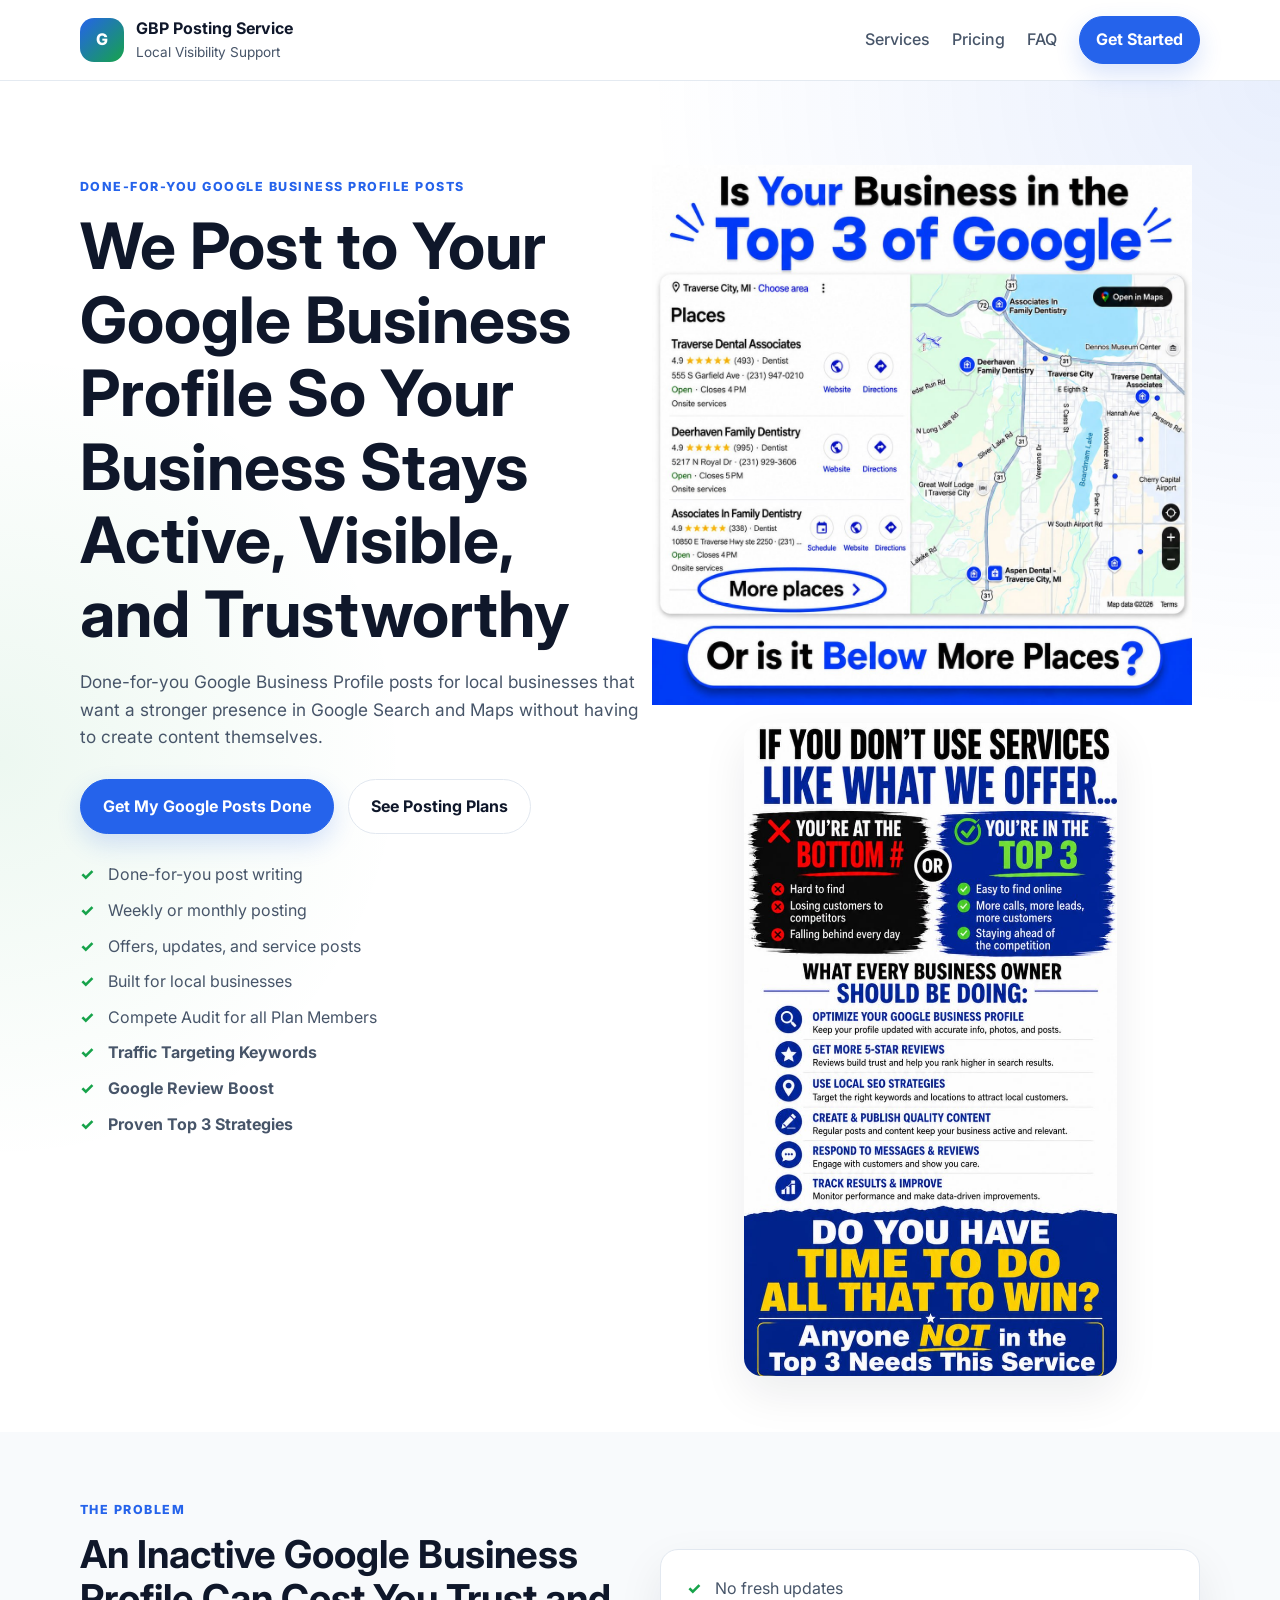
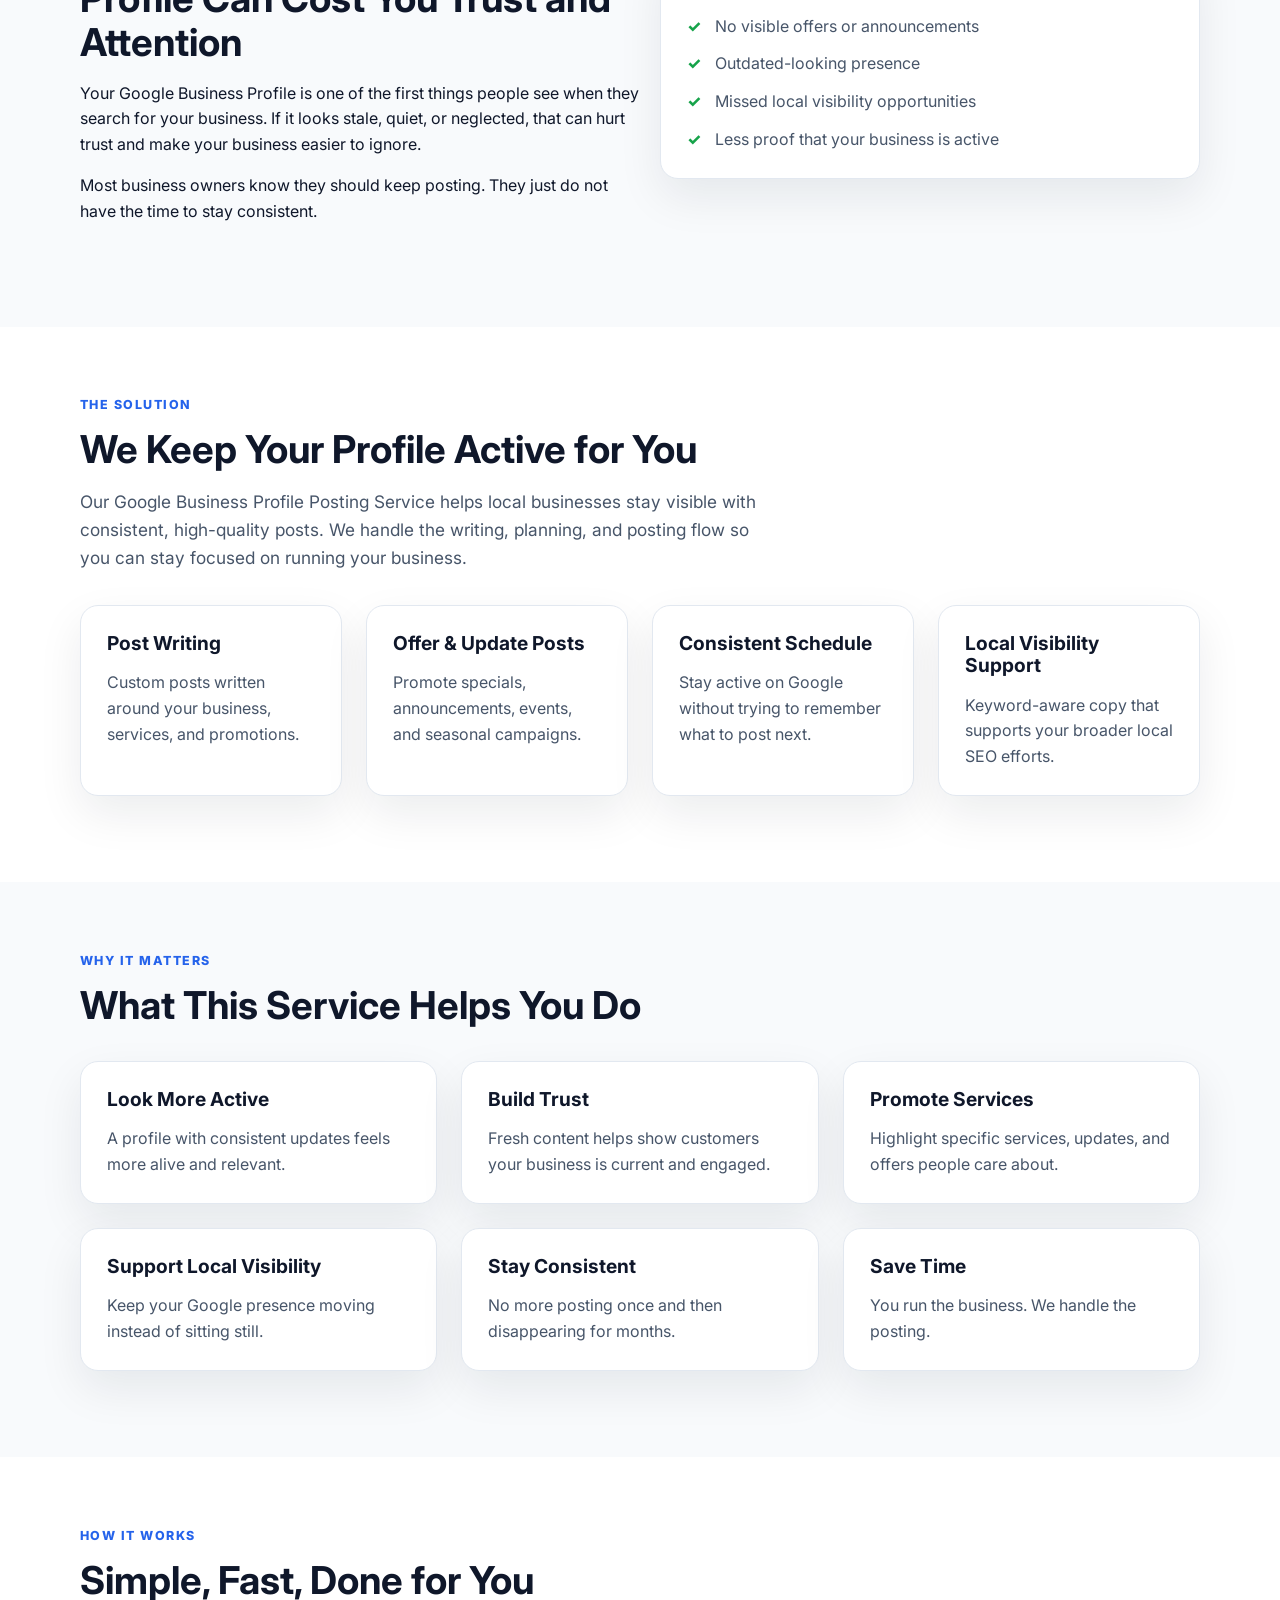
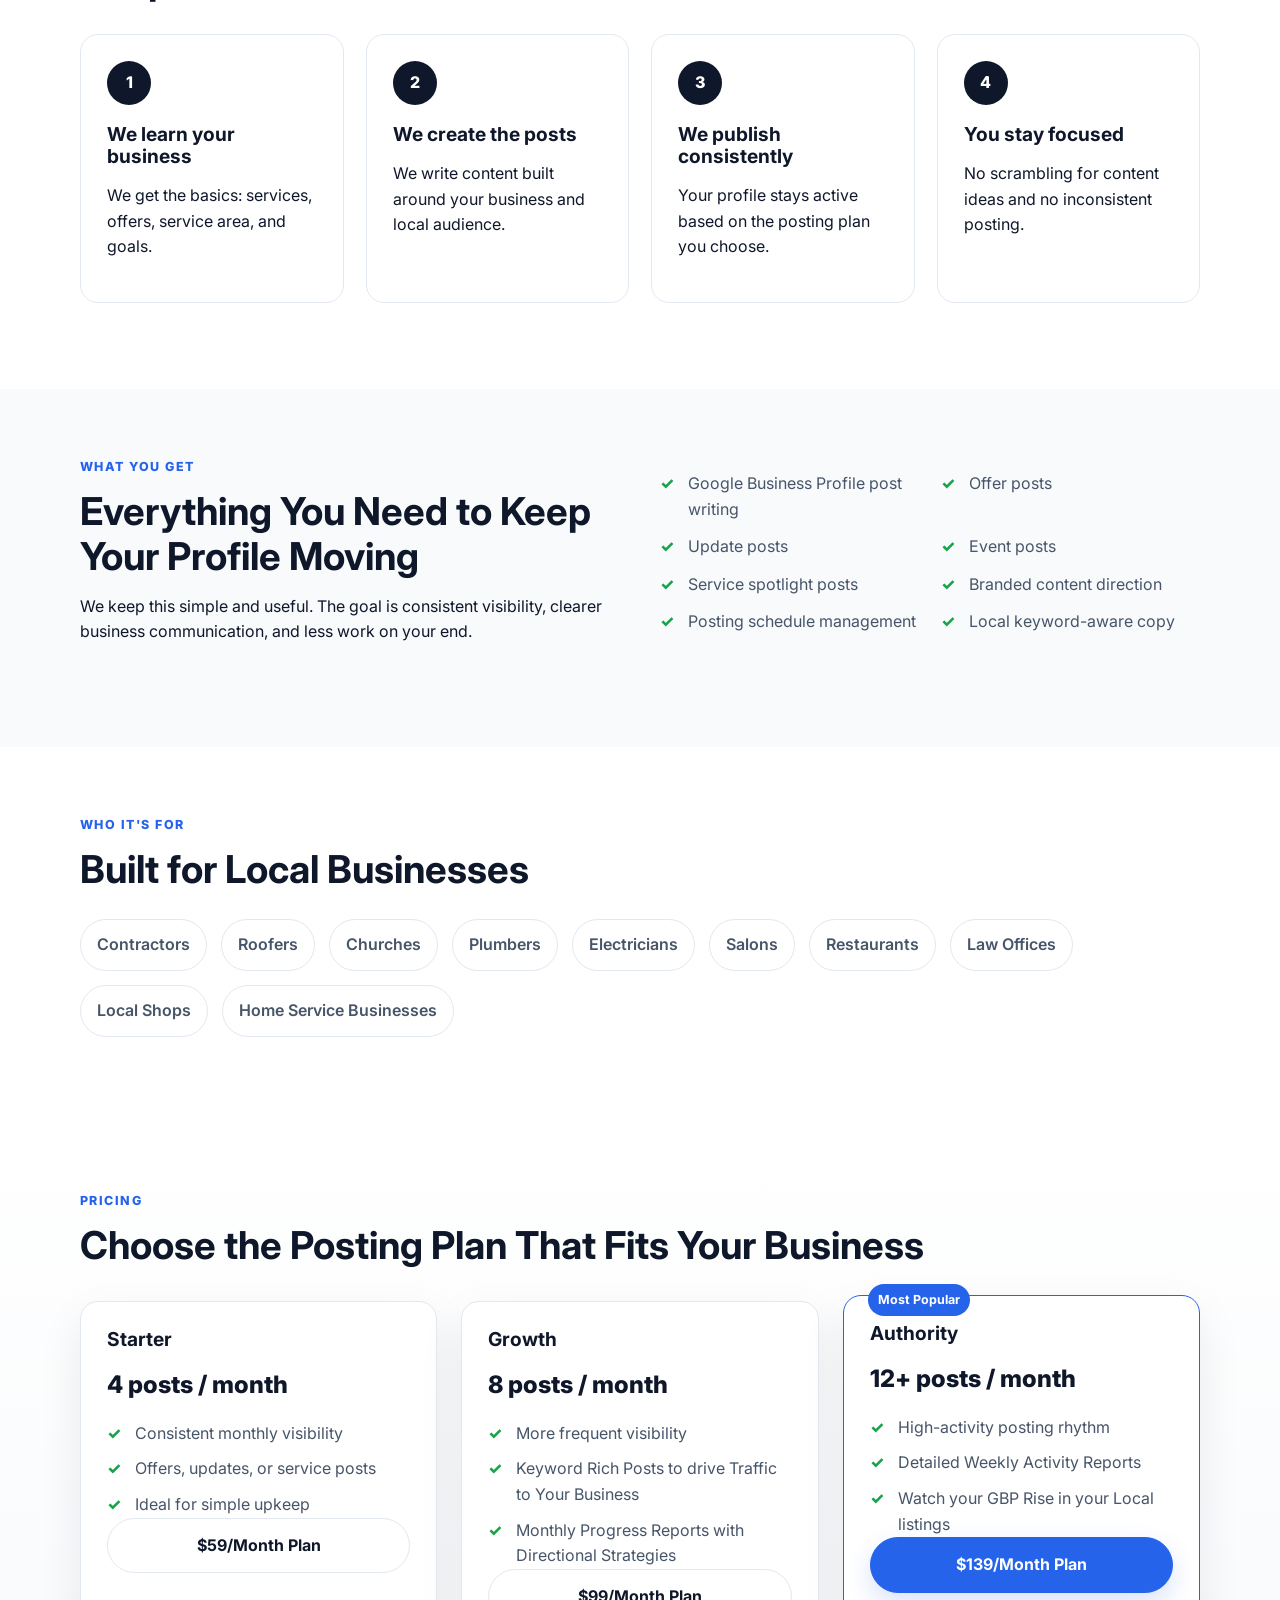
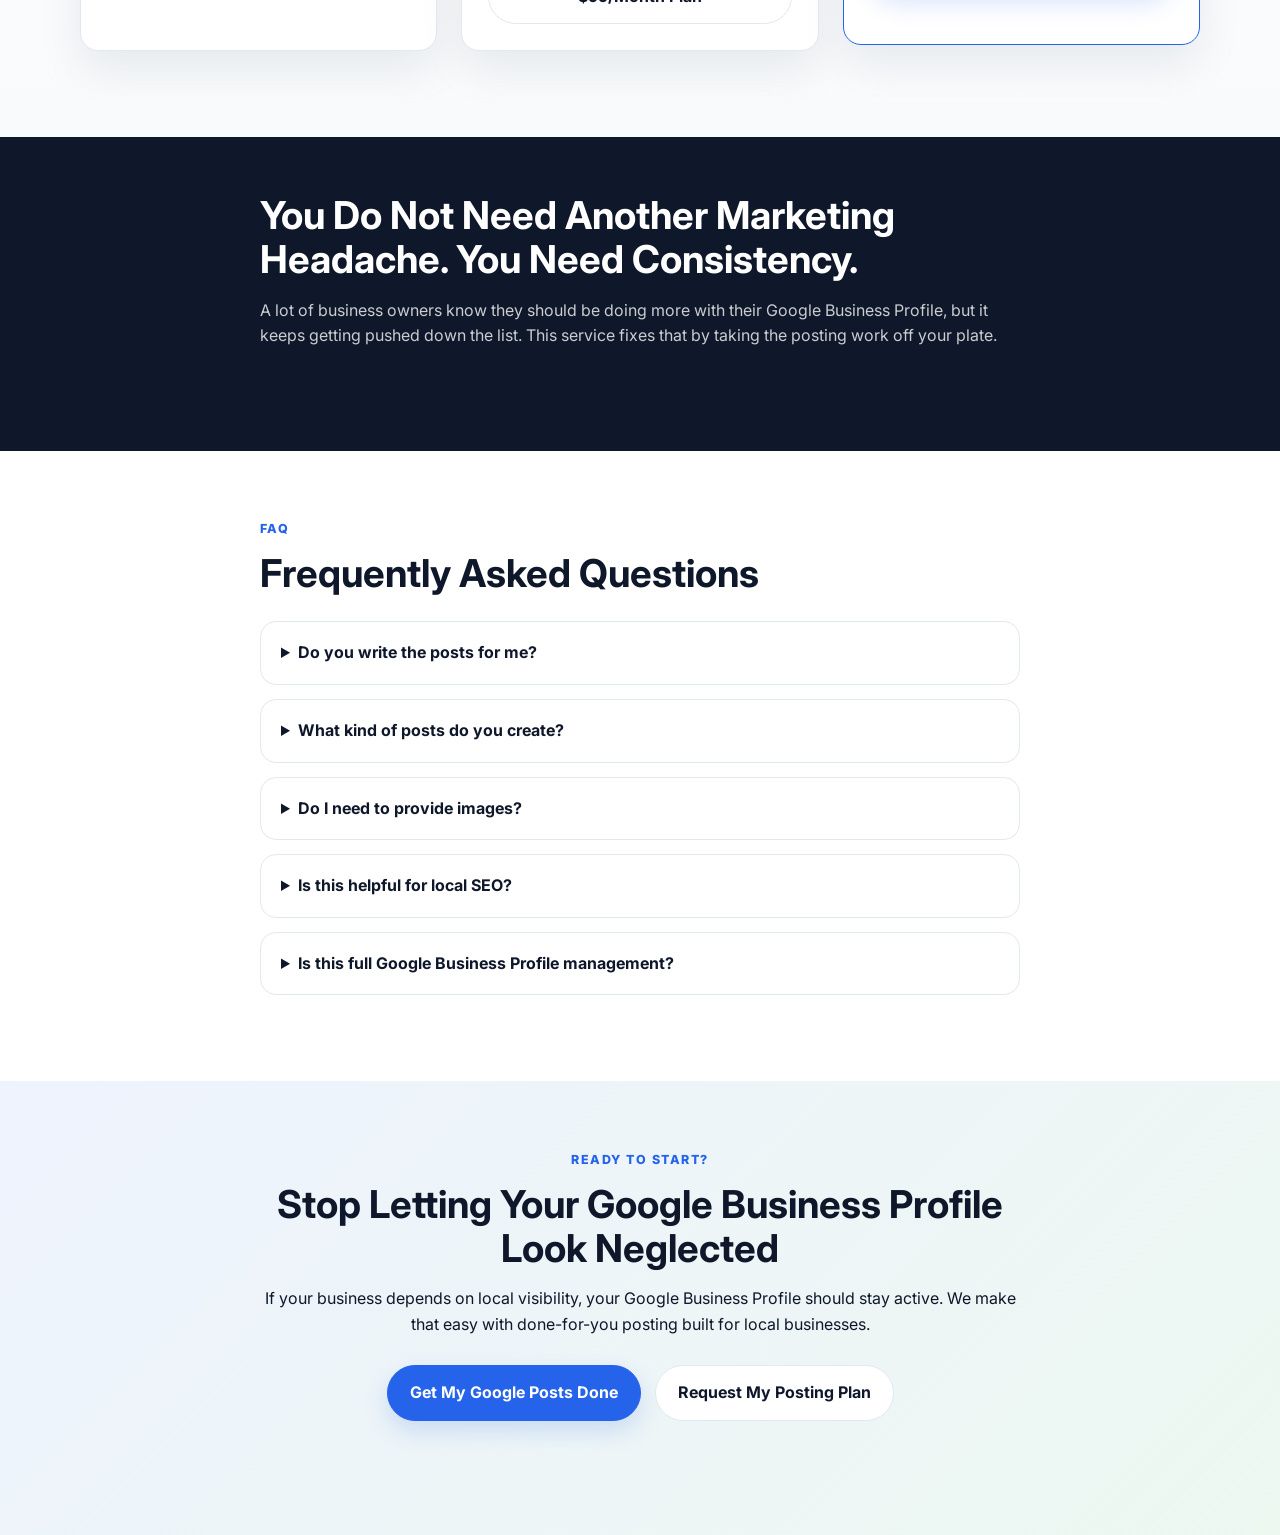
<file: index.html>
<!DOCTYPE html>
<html lang="en">
<head>
  <meta charset="UTF-8" />
  <meta name="viewport" content="width=device-width, initial-scale=1.0" />
  <title>Google Business Profile Posting Service for Local Businesses</title>
  <meta name="description" content="Done-for-you Google Business Profile posting service for local businesses that want a stronger presence in Google Search and Maps." />
  <link rel="preconnect" href="https://fonts.googleapis.com">
  <link rel="preconnect" href="https://fonts.gstatic.com" crossorigin>
  <link href="https://fonts.googleapis.com/css2?family=Inter:wght@400;500;600;700;800&display=swap" rel="stylesheet">
  <link rel="stylesheet" href="styles.css" />
</head>
<body>
  <header class="site-header">
    <div class="container nav">
      <div class="brand">
        <div class="brand-mark">G</div>
        <div>
          <strong>GBP Posting Service</strong>
          <span>Local Visibility Support</span>
        </div>
      </div>
      <nav>
        <a href="#services">Services</a>
        <a href="#pricing">Pricing</a>
        <a href="#faq">FAQ</a>
        <a href="contact.html" class="btn btn-small">Get Started</a>
      </nav>
    </div>
  </header>

  <main>
    <section class="hero">
      <div class="container hero-grid">
        <div>
          <p class="eyebrow">DONE-FOR-YOU GOOGLE BUSINESS PROFILE POSTS</p>
          <h1>We Post to Your Google Business Profile So Your Business Stays Active, Visible, and Trustworthy</h1>
          <p class="lead">Done-for-you Google Business Profile posts for local businesses that want a stronger presence in Google Search and Maps without having to create content themselves.</p>
          <div class="hero-actions">
            <a href="contact.html" class="btn">Get My Google Posts Done</a>
            <a href="#pricing" class="btn btn-secondary">See Posting Plans</a>
          </div>
          <ul class="check-list compact">
            <li>Done-for-you post writing</li>
            <li>Weekly or monthly posting</li>
            <li>Offers, updates, and service posts</li>
            <li>Built for local businesses</li>
            <li>Compete Audit for all Plan Members</li>
            <li><strong>Traffic Targeting Keywords</strong></li>
            <li><strong>Google Review Boost</strong></li>
            <li><strong>Proven Top 3 Strategies</strong></li>
          </ul>
        </div>
        <div class="hero-visual-stack">
          <div class="hero-card hero-image-card">
            <img src="assets/hero-image-v4.jpg" alt="Google Business Profile Posting Service" class="hero-image" />
          </div>
          <div class="hero-support-wrap">
            <img src="assets/hero-support-image-v2.jpg" alt="Google Business Profile support visual" class="hero-support-image" />
          </div>
        </div>
      </div>
    </section>

    <section class="section muted">
      <div class="container two-col">
        <div>
          <p class="eyebrow">THE PROBLEM</p>
          <h2>An Inactive Google Business Profile Can Cost You Trust and Attention</h2>
          <p>Your Google Business Profile is one of the first things people see when they search for your business. If it looks stale, quiet, or neglected, that can hurt trust and make your business easier to ignore.</p>
          <p>Most business owners know they should keep posting. They just do not have the time to stay consistent.</p>
        </div>
        <div class="card">
          <ul class="check-list">
            <li>No fresh updates</li>
            <li>No visible offers or announcements</li>
            <li>Outdated-looking presence</li>
            <li>Missed local visibility opportunities</li>
            <li>Less proof that your business is active</li>
          </ul>
        </div>
      </div>
    </section>

    <section id="services" class="section">
      <div class="container">
        <p class="eyebrow">THE SOLUTION</p>
        <h2>We Keep Your Profile Active for You</h2>
        <p class="section-intro">Our Google Business Profile Posting Service helps local businesses stay visible with consistent, high-quality posts. We handle the writing, planning, and posting flow so you can stay focused on running your business.</p>
        <div class="card-grid four">
          <article class="card feature-card">
            <h3>Post Writing</h3>
            <p>Custom posts written around your business, services, and promotions.</p>
          </article>
          <article class="card feature-card">
            <h3>Offer & Update Posts</h3>
            <p>Promote specials, announcements, events, and seasonal campaigns.</p>
          </article>
          <article class="card feature-card">
            <h3>Consistent Schedule</h3>
            <p>Stay active on Google without trying to remember what to post next.</p>
          </article>
          <article class="card feature-card">
            <h3>Local Visibility Support</h3>
            <p>Keyword-aware copy that supports your broader local SEO efforts.</p>
          </article>
        </div>
      </div>
    </section>

    <section class="section muted">
      <div class="container">
        <p class="eyebrow">WHY IT MATTERS</p>
        <h2>What This Service Helps You Do</h2>
        <div class="card-grid three">
          <article class="card"><h3>Look More Active</h3><p>A profile with consistent updates feels more alive and relevant.</p></article>
          <article class="card"><h3>Build Trust</h3><p>Fresh content helps show customers your business is current and engaged.</p></article>
          <article class="card"><h3>Promote Services</h3><p>Highlight specific services, updates, and offers people care about.</p></article>
          <article class="card"><h3>Support Local Visibility</h3><p>Keep your Google presence moving instead of sitting still.</p></article>
          <article class="card"><h3>Stay Consistent</h3><p>No more posting once and then disappearing for months.</p></article>
          <article class="card"><h3>Save Time</h3><p>You run the business. We handle the posting.</p></article>
        </div>
      </div>
    </section>

    <section class="section">
      <div class="container">
        <p class="eyebrow">HOW IT WORKS</p>
        <h2>Simple, Fast, Done for You</h2>
        <div class="steps">
          <div class="step"><span>1</span><h3>We learn your business</h3><p>We get the basics: services, offers, service area, and goals.</p></div>
          <div class="step"><span>2</span><h3>We create the posts</h3><p>We write content built around your business and local audience.</p></div>
          <div class="step"><span>3</span><h3>We publish consistently</h3><p>Your profile stays active based on the posting plan you choose.</p></div>
          <div class="step"><span>4</span><h3>You stay focused</h3><p>No scrambling for content ideas and no inconsistent posting.</p></div>
        </div>
      </div>
    </section>

    <section class="section muted">
      <div class="container two-col">
        <div>
          <p class="eyebrow">WHAT YOU GET</p>
          <h2>Everything You Need to Keep Your Profile Moving</h2>
          <p>We keep this simple and useful. The goal is consistent visibility, clearer business communication, and less work on your end.</p>
        </div>
        <div>
          <ul class="check-list cols">
            <li>Google Business Profile post writing</li>
            <li>Offer posts</li>
            <li>Update posts</li>
            <li>Event posts</li>
            <li>Service spotlight posts</li>
            <li>Branded content direction</li>
            <li>Posting schedule management</li>
            <li>Local keyword-aware copy</li>
          </ul>
        </div>
      </div>
    </section>

    <section class="section">
      <div class="container">
        <p class="eyebrow">WHO IT'S FOR</p>
        <h2>Built for Local Businesses</h2>
        <div class="badge-grid">
          <span>Contractors</span>
          <span>Roofers</span>
          <span>Churches</span>
          <span>Plumbers</span>
          <span>Electricians</span>
          <span>Salons</span>
          <span>Restaurants</span>
          <span>Law Offices</span>
          <span>Local Shops</span>
          <span>Home Service Businesses</span>
        </div>
      </div>
    </section>

    <section id="pricing" class="section pricing-section">
      <div class="container">
        <p class="eyebrow">PRICING</p>
        <h2>Choose the Posting Plan That Fits Your Business</h2>
        <div class="card-grid three pricing-grid">
          <article class="card pricing-card">
            <h3>Starter</h3>
            <p class="price">4 posts / month</p>
            <ul class="check-list compact">
              <li>Consistent monthly visibility</li>
              <li>Offers, updates, or service posts</li>
              <li>Ideal for simple upkeep</li>
            </ul>
            <a href="contact.html" class="btn btn-secondary btn-block">$59/Month Plan</a>
          </article>
          <article class="card pricing-card">
            <h3>Growth</h3>
            <p class="price">8 posts / month</p>
            <ul class="check-list compact">
              <li>More frequent visibility</li>
              <li>Keyword Rich Posts to drive Traffic to Your Business</li>
              <li>Monthly Progress Reports with Directional Strategies</li>
            </ul>
            <a href="contact.html" class="btn btn-secondary btn-block">$99/Month Plan</a>
          </article>
          <article class="card pricing-card featured">
            <div class="tag">Most Popular</div>
            <h3>Authority</h3>
            <p class="price">12+ posts / month</p>
            <ul class="check-list compact">
              <li>High-activity posting rhythm</li>
              <li>Detailed Weekly Activity Reports</li>
              <li>Watch your GBP Rise in your Local listings</li>
            </ul>
            <a href="contact.html" class="btn btn-block">$139/Month Plan</a>
          </article>
        </div>
      </div>
    </section>

    <section class="section dark-band">
      <div class="container narrow">
        <h2>You Do Not Need Another Marketing Headache. You Need Consistency.</h2>
        <p>A lot of business owners know they should be doing more with their Google Business Profile, but it keeps getting pushed down the list. This service fixes that by taking the posting work off your plate.</p>
      </div>
    </section>

    <section id="faq" class="section">
      <div class="container narrow">
        <p class="eyebrow">FAQ</p>
        <h2>Frequently Asked Questions</h2>
        <div class="faq-list">
          <details><summary>Do you write the posts for me?</summary><p>Yes. We handle the writing based on your business, services, and offers.</p></details>
          <details><summary>What kind of posts do you create?</summary><p>Offers, updates, events, service spotlight posts, and general business announcements.</p></details>
          <details><summary>Do I need to provide images?</summary><p>You can provide them, or we can guide the image direction to fit the post.</p></details>
          <details><summary>Is this helpful for local SEO?</summary><p>It supports your broader local visibility strategy by keeping your profile active and current.</p></details>
          <details><summary>Is this full Google Business Profile management?</summary><p>No and Yes, this is a GBP posting service BUT, We do offer other Premium Services For Local Business Owners, Websites, Messaging, Viral Campaigns, Videos and more.</p></details>
        </div>
      </div>
    </section>

    <section id="contact" class="section final-cta">
      <div class="container narrow center">
        <p class="eyebrow">READY TO START?</p>
        <h2>Stop Letting Your Google Business Profile Look Neglected</h2>
        <p>If your business depends on local visibility, your Google Business Profile should stay active. We make that easy with done-for-you posting built for local businesses.</p>
        <div class="hero-actions centered-actions">
          <a href="contact.html" class="btn">Get My Google Posts Done</a>
          <a href="contact.html" class="btn btn-secondary">Request My Posting Plan</a>
        </div>
      </div>
    </section>
  </main>
</body>
</html>
</file>
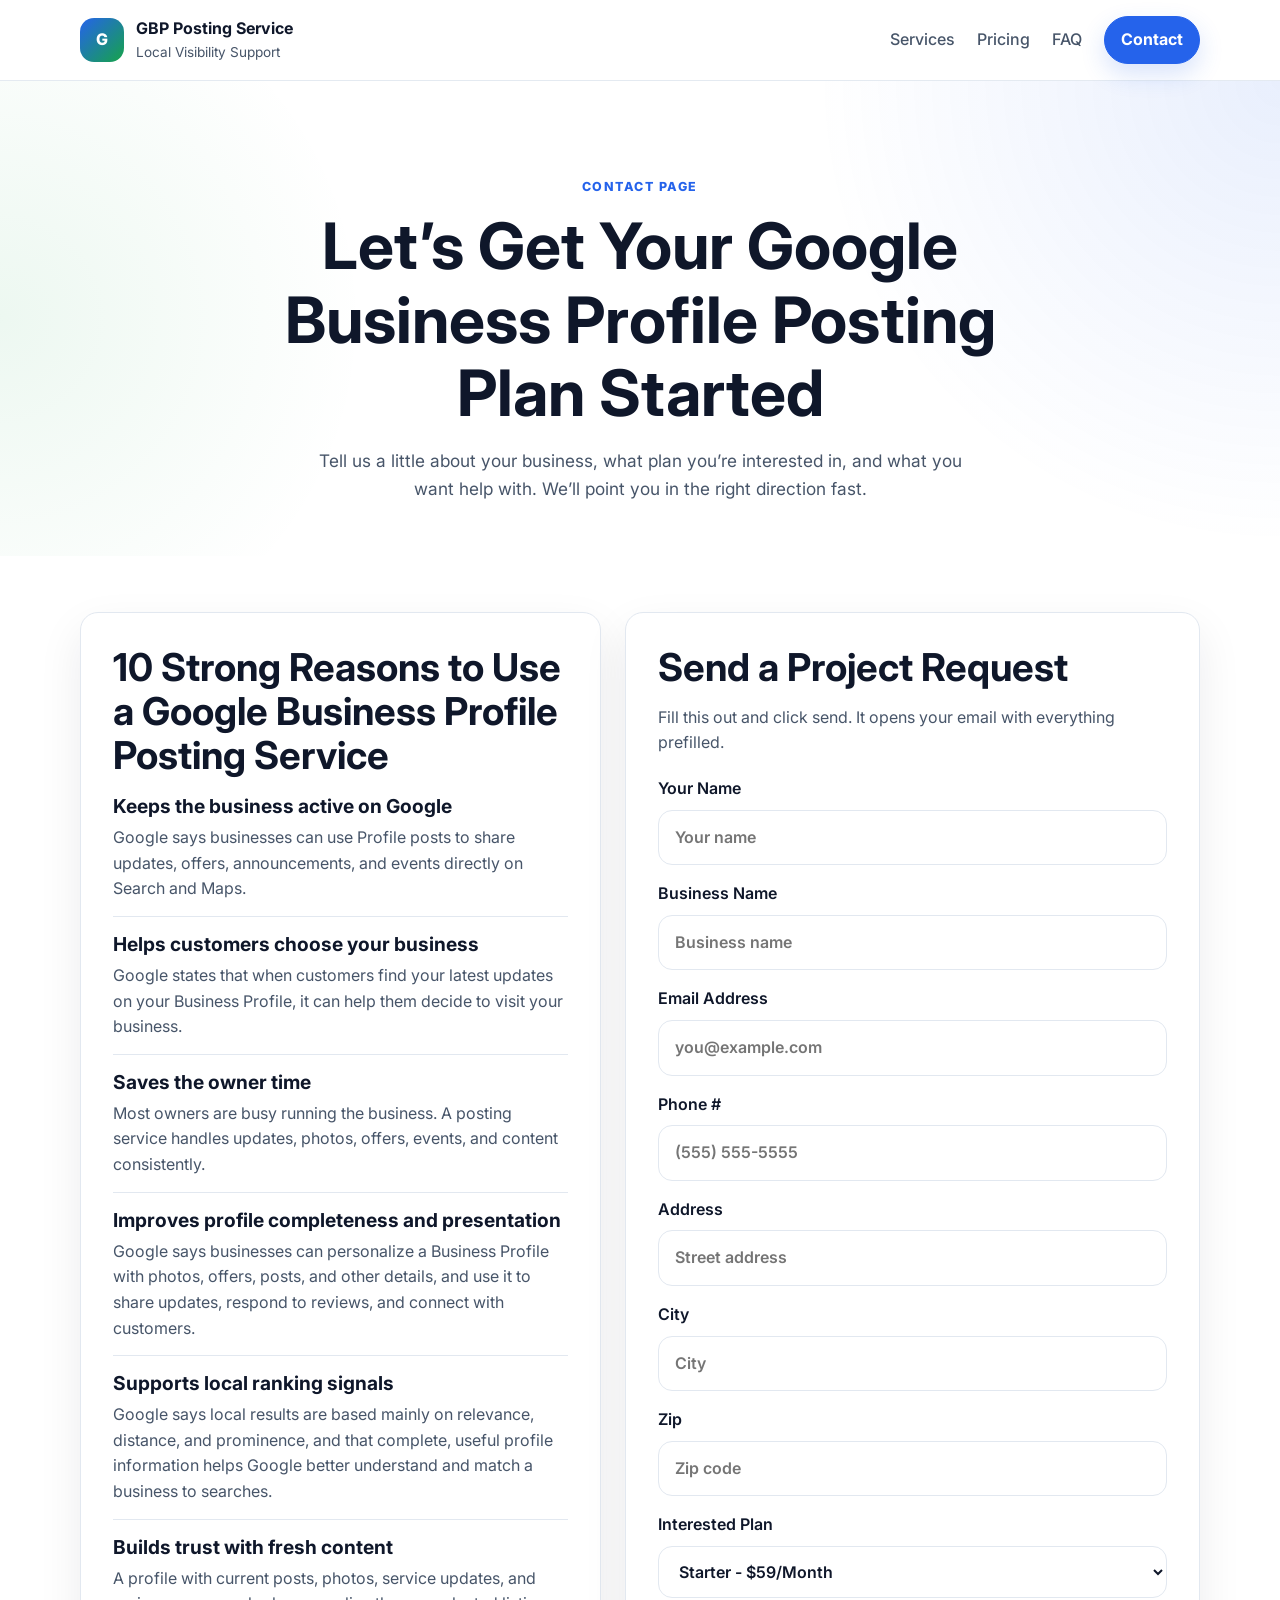
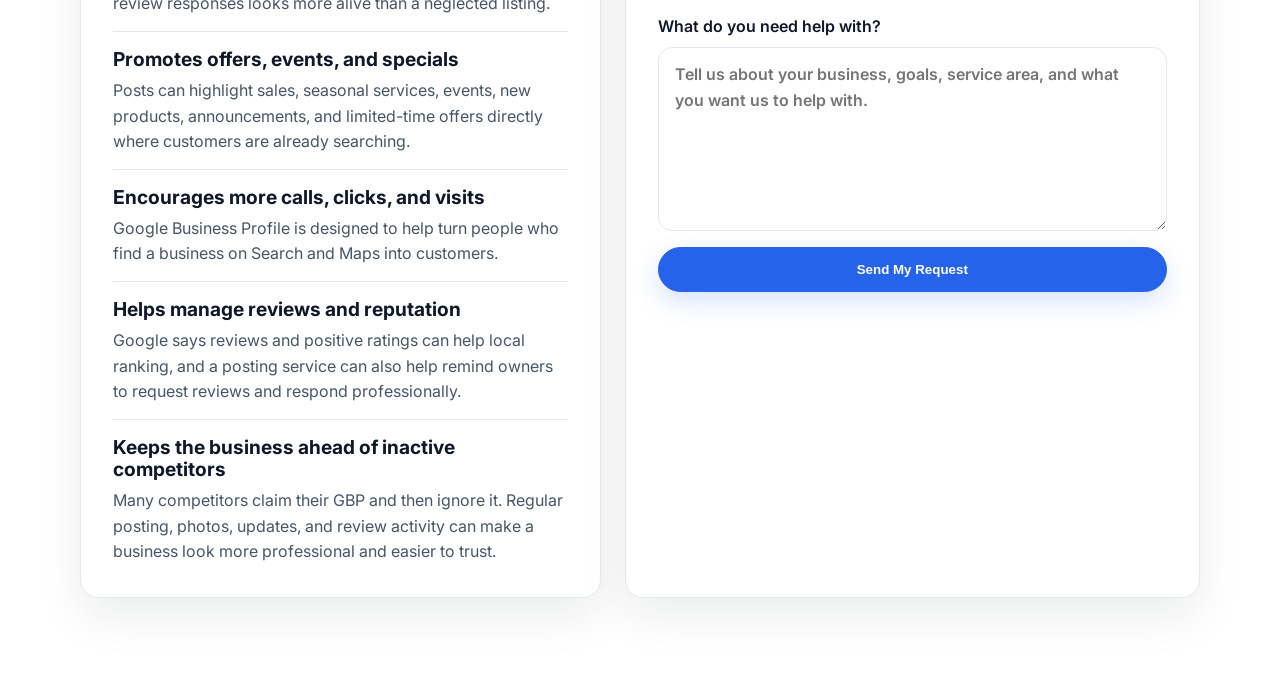
<file: contact.html>
<!DOCTYPE html>
<html lang="en">
<head>
  <meta charset="UTF-8" />
  <meta name="viewport" content="width=device-width, initial-scale=1.0" />
  <title>Contact | Google Business Profile Posting Service</title>
  <meta name="description" content="Contact us to get started with Google Business Profile posting services for your local business." />
  <link rel="preconnect" href="https://fonts.googleapis.com">
  <link rel="preconnect" href="https://fonts.gstatic.com" crossorigin>
  <link href="https://fonts.googleapis.com/css2?family=Inter:wght@400;500;600;700;800&display=swap" rel="stylesheet">
  <link rel="stylesheet" href="styles.css" />
</head>
<body>
  <header class="site-header">
    <div class="container nav">
      <div class="brand">
        <div class="brand-mark">G</div>
        <div>
          <strong>GBP Posting Service</strong>
          <span>Local Visibility Support</span>
        </div>
      </div>
      <nav>
        <a href="index.html#services">Services</a>
        <a href="index.html#pricing">Pricing</a>
        <a href="index.html#faq">FAQ</a>
        <a href="contact.html" class="btn btn-small">Contact</a>
      </nav>
    </div>
  </header>

  <main>
    <section class="hero contact-hero">
      <div class="container narrow center">
        <p class="eyebrow">CONTACT PAGE</p>
        <h1 class="contact-title">Let’s Get Your Google Business Profile Posting Plan Started</h1>
        <p class="lead contact-lead">Tell us a little about your business, what plan you’re interested in, and what you want help with. We’ll point you in the right direction fast.</p>
      </div>
    </section>

    <section class="section">
      <div class="container contact-grid">
        <div class="card contact-card">
          <h2>10 Strong Reasons to Use a Google Business Profile Posting Service</h2>
          <div class="reasons-list">
            <div class="reason-item">
              <h3>Keeps the business active on Google</h3>
              <p>Google says businesses can use Profile posts to share updates, offers, announcements, and events directly on Search and Maps.</p>
            </div>
            <div class="reason-item">
              <h3>Helps customers choose your business</h3>
              <p>Google states that when customers find your latest updates on your Business Profile, it can help them decide to visit your business.</p>
            </div>
            <div class="reason-item">
              <h3>Saves the owner time</h3>
              <p>Most owners are busy running the business. A posting service handles updates, photos, offers, events, and content consistently.</p>
            </div>
            <div class="reason-item">
              <h3>Improves profile completeness and presentation</h3>
              <p>Google says businesses can personalize a Business Profile with photos, offers, posts, and other details, and use it to share updates, respond to reviews, and connect with customers.</p>
            </div>
            <div class="reason-item">
              <h3>Supports local ranking signals</h3>
              <p>Google says local results are based mainly on relevance, distance, and prominence, and that complete, useful profile information helps Google better understand and match a business to searches.</p>
            </div>
            <div class="reason-item">
              <h3>Builds trust with fresh content</h3>
              <p>A profile with current posts, photos, service updates, and review responses looks more alive than a neglected listing.</p>
            </div>
            <div class="reason-item">
              <h3>Promotes offers, events, and specials</h3>
              <p>Posts can highlight sales, seasonal services, events, new products, announcements, and limited-time offers directly where customers are already searching.</p>
            </div>
            <div class="reason-item">
              <h3>Encourages more calls, clicks, and visits</h3>
              <p>Google Business Profile is designed to help turn people who find a business on Search and Maps into customers.</p>
            </div>
            <div class="reason-item">
              <h3>Helps manage reviews and reputation</h3>
              <p>Google says reviews and positive ratings can help local ranking, and a posting service can also help remind owners to request reviews and respond professionally.</p>
            </div>
            <div class="reason-item">
              <h3>Keeps the business ahead of inactive competitors</h3>
              <p>Many competitors claim their GBP and then ignore it. Regular posting, photos, updates, and review activity can make a business look more professional and easier to trust.</p>
            </div>
          </div>
        </div>

        <div class="card contact-card">
          <h2>Send a Project Request</h2>
          <p>Fill this out and click send. It opens your email with everything prefilled.</p>
          <form id="contactForm" class="contact-form">
            <label>
              Your Name
              <input type="text" id="name" placeholder="Your name" required>
            </label>
            <label>
              Business Name
              <input type="text" id="business" placeholder="Business name" required>
            </label>
            <label>
              Email Address
              <input type="email" id="email" placeholder="you@example.com" required>
            </label>
            <label>
              Phone #
              <input type="text" id="phone" placeholder="(555) 555-5555">
            </label>
            <label>
              Address
              <input type="text" id="address" placeholder="Street address">
            </label>
            <label>
              City
              <input type="text" id="city" placeholder="City">
            </label>
            <label>
              Zip
              <input type="text" id="zip" placeholder="Zip code">
            </label>
            <label>
              Interested Plan
              <select id="plan">
                <option>Starter - $59/Month</option>
                <option>Growth - $99/Month</option>
                <option>Authority - $139/Month</option>
                <option>Custom Plan</option>
              </select>
            </label>
            <label>
              What do you need help with?
              <textarea id="message" rows="6" placeholder="Tell us about your business, goals, service area, and what you want us to help with."></textarea>
            </label>
            <button type="submit" class="btn btn-block">Send My Request</button>
          </form>
        </div>
      </div>
    </section>
  </main>

  <script>
    document.getElementById('contactForm').addEventListener('submit', function (e) {
      e.preventDefault();
      const name = document.getElementById('name').value.trim();
      const business = document.getElementById('business').value.trim();
      const email = document.getElementById('email').value.trim();
      const phone = document.getElementById('phone').value.trim();
      const address = document.getElementById('address').value.trim();
      const city = document.getElementById('city').value.trim();
      const zip = document.getElementById('zip').value.trim();
      const plan = document.getElementById('plan').value;
      const message = document.getElementById('message').value.trim();
      const subject = encodeURIComponent('GBP Posting Service Request - ' + business);
      const body = encodeURIComponent(
        'Name: ' + name + '\n' +
        'Business: ' + business + '\n' +
        'Email: ' + email + '\n' +
        'Phone: ' + phone + '\n' +
        'Address: ' + address + '\n' +
        'City: ' + city + '\n' +
        'Zip: ' + zip + '\n' +
        'Interested Plan: ' + plan + '\n\n' +
        'Project Details:\n' + message
      );
      window.location.href = 'mailto:northernmichseo@gmail.com?subject=' + subject + '&body=' + body;
    });
  </script>
</body>
</html>
</file>
<file: styles.css>
:root {
  --bg: #ffffff;
  --text: #0f172a;
  --muted: #475569;
  --line: #e2e8f0;
  --soft: #f8fafc;
  --primary: #2563eb;
  --primary-dark: #1d4ed8;
  --accent: #16a34a;
  --dark: #0f172a;
  --radius: 18px;
  --shadow: 0 18px 45px rgba(15, 23, 42, 0.08);
}
* { box-sizing: border-box; }
html { scroll-behavior: smooth; }
body {
  margin: 0;
  font-family: 'Inter', system-ui, sans-serif;
  color: var(--text);
  background: var(--bg);
  line-height: 1.6;
}
a { color: inherit; text-decoration: none; }
.container { width: min(1120px, calc(100% - 32px)); margin: 0 auto; }
.narrow { width: min(760px, calc(100% - 32px)); }
.center { text-align: center; }
.site-header {
  position: sticky;
  top: 0;
  z-index: 10;
  background: rgba(255,255,255,0.92);
  backdrop-filter: blur(10px);
  border-bottom: 1px solid rgba(226,232,240,0.9);
}
.nav {
  display: flex;
  align-items: center;
  justify-content: space-between;
  padding: 16px 0;
  gap: 20px;
}
.brand { display: flex; align-items: center; gap: 12px; }
.brand strong, .brand span { display: block; }
.brand span { font-size: 0.85rem; color: var(--muted); }
.brand-mark {
  width: 44px; height: 44px; border-radius: 14px;
  display: grid; place-items: center;
  font-weight: 800; color: white;
  background: linear-gradient(135deg, var(--primary), var(--accent));
}
nav { display: flex; align-items: center; gap: 22px; }
nav a { color: var(--muted); font-weight: 500; }
.btn {
  display: inline-flex; align-items: center; justify-content: center;
  padding: 14px 22px; border-radius: 999px; font-weight: 700;
  background: var(--primary); color: white; border: 1px solid var(--primary);
  box-shadow: 0 10px 25px rgba(37, 99, 235, 0.18);
}
.btn:hover { background: var(--primary-dark); }
.btn-secondary {
  background: white; color: var(--text); border-color: var(--line); box-shadow: none;
}
.btn-small { padding: 10px 16px; }
.btn-block { width: 100%; }
.hero {
  padding: 84px 0 56px;
  background: radial-gradient(circle at top right, rgba(37,99,235,0.10), transparent 34%),
              radial-gradient(circle at left, rgba(22,163,74,0.08), transparent 28%);
}
.hero-grid, .two-col {
  display: grid;
  grid-template-columns: 1.02fr 0.98fr;
  gap: 18px;
  align-items: center;
}
.hero-grid {
  align-items: start;
}
.eyebrow {
  letter-spacing: 0.12em;
  text-transform: uppercase;
  font-size: 0.78rem;
  font-weight: 800;
  color: var(--primary);
  margin-bottom: 12px;
}
h1, h2, h3 { line-height: 1.15; margin: 0 0 16px; }
h1 { font-size: clamp(2.5rem, 5vw, 4.4rem); max-width: 13ch; }
h2 { font-size: clamp(2rem, 3vw, 3rem); }
h3 { font-size: 1.2rem; }
.lead, .section-intro { font-size: 1.08rem; color: var(--muted); max-width: 62ch; }
.hero-actions { display: flex; flex-wrap: wrap; gap: 14px; margin: 28px 0; }
.centered-actions { justify-content: center; }
.check-list { list-style: none; padding: 0; margin: 0; display: grid; gap: 12px; }
.check-list li {
  position: relative; padding-left: 28px; color: var(--muted);
}
.check-list li::before {
  content: '✓'; position: absolute; left: 0; top: 0;
  color: var(--accent); font-weight: 800;
}
.check-list.compact { gap: 10px; }
.check-list.cols { grid-template-columns: repeat(2, minmax(0, 1fr)); column-gap: 22px; }
.hero-visual-stack {
  display: flex;
  flex-direction: column;
  align-items: center;
  gap: 18px;
}
.hero-support-wrap {
  max-width: 373px;
  width: 100%;
  margin: 0 auto;
}
.hero-support-image {
  display: block;
  width: 100%;
  height: auto;
  border-radius: 18px;
  box-shadow: var(--shadow);
}
.hero-image,
.hero-support-image {
  transition: transform 0.35s ease, box-shadow 0.35s ease;
  will-change: transform;
}
.hero-image-card:hover .hero-image,
.hero-support-wrap:hover .hero-support-image {
  transform: scale(1.08);
}
.hero-card, .card {
  background: white; border: 1px solid var(--line); border-radius: var(--radius); box-shadow: var(--shadow);
}
.hero-image-card {
  position: relative;
  overflow: visible;
  max-width: 560px;
  width: 100%;
  justify-self: stretch;
  align-self: start;
  margin-top: 0;
  margin-left: -8px;
  background: transparent;
  border: 0;
  box-shadow: none;
}
.hero-image {
  display: block;
  width: 100%;
  height: auto;
  max-height: 860px;
  object-fit: contain;
  object-position: center top;
}
.section { padding: 86px 0; }
.hero + .section { padding-top: 56px; }
.section + .section { padding-top: 56px; }
.muted { background: var(--soft); }
.card { padding: 26px; }
.card-grid {
  display: grid; gap: 24px; margin-top: 34px;
}
.card-grid.four { grid-template-columns: repeat(4, minmax(0, 1fr)); }
.card-grid.three { grid-template-columns: repeat(3, minmax(0, 1fr)); }
.feature-card p, .card p { color: var(--muted); margin: 0; }
.steps {
  display: grid; grid-template-columns: repeat(4, minmax(0, 1fr)); gap: 22px; margin-top: 32px;
}
.step {
  padding: 26px; border: 1px solid var(--line); border-radius: var(--radius); background: white;
}
.step span {
  width: 44px; height: 44px; border-radius: 50%; display: grid; place-items: center;
  background: var(--dark); color: white; font-weight: 800; margin-bottom: 18px;
}
.badge-grid {
  display: flex; flex-wrap: wrap; gap: 14px; margin-top: 28px;
}
.badge-grid span {
  padding: 12px 16px; border-radius: 999px; border: 1px solid var(--line); background: white; color: var(--muted); font-weight: 600;
}
.pricing-section { background: linear-gradient(180deg, #ffffff, #f8fafc); }
.pricing-card { position: relative; }
.pricing-card .price { font-size: 1.5rem; font-weight: 800; color: var(--text); margin-bottom: 16px; }
.plan-price-note {
  margin: 12px 0 0;
  text-align: center;
  font-size: 1rem;
  font-weight: 700;
  color: var(--primary);
}
.pricing-card.featured { border-color: var(--primary); transform: translateY(-6px); }
.tag {
  position: absolute; top: -12px; left: 24px; padding: 6px 10px; border-radius: 999px; background: var(--primary); color: white; font-size: 0.78rem; font-weight: 700;
}
.dark-band { background: var(--dark); color: white; }
.dark-band p { color: rgba(255,255,255,0.78); }
.faq-list { display: grid; gap: 14px; margin-top: 26px; }
details {
  border: 1px solid var(--line); border-radius: 16px; padding: 18px 20px; background: white;
}
summary { cursor: pointer; font-weight: 700; }
details p { color: var(--muted); margin: 12px 0 0; }
.final-cta {
  background: linear-gradient(135deg, rgba(37,99,235,0.08), rgba(22,163,74,0.08));
}
.contact-hero {
  padding-bottom: 36px;
}
.contact-title {
  max-width: 100%;
  margin-left: auto;
  margin-right: auto;
}
.contact-lead {
  margin-left: auto;
  margin-right: auto;
}
.contact-grid {
  display: grid;
  grid-template-columns: 0.95fr 1.05fr;
  gap: 24px;
}
.contact-card {
  padding: 32px;
}
.contact-actions {
  display: grid;
  gap: 12px;
  margin: 20px 0 22px;
}
.contact-list {
  margin-top: 8px;
}
.reasons-list {
  display: grid;
  gap: 16px;
  margin-top: 18px;
}
.reason-item {
  padding-bottom: 14px;
  border-bottom: 1px solid var(--line);
}
.reason-item:last-child {
  border-bottom: 0;
  padding-bottom: 0;
}
.reason-item h3 {
  margin-bottom: 8px;
}
.reason-item p {
  margin: 0;
  color: var(--muted);
}
.contact-form {
  display: grid;
  gap: 16px;
  margin-top: 20px;
}
.contact-form label {
  display: grid;
  gap: 8px;
  font-weight: 600;
}
.contact-form input,
.contact-form select,
.contact-form textarea {
  width: 100%;
  padding: 14px 16px;
  border-radius: 14px;
  border: 1px solid var(--line);
  font: inherit;
  color: var(--text);
  background: white;
}
.contact-form textarea {
  resize: vertical;
  min-height: 140px;
}
.contact-form input:focus,
.contact-form select:focus,
.contact-form textarea:focus {
  outline: 2px solid rgba(37, 99, 235, 0.18);
  border-color: var(--primary);
}
@media (max-width: 980px) {
  .hero-grid, .two-col, .card-grid.four, .card-grid.three, .steps, .contact-grid { grid-template-columns: 1fr 1fr; }
  .hero-grid { gap: 20px; }
  nav { gap: 14px; }
}
@media (max-width: 760px) {
  .nav, nav, .hero-actions { flex-direction: column; align-items: stretch; }
  nav { width: 100%; }
  nav a { text-align: center; }
  .hero-grid, .two-col, .card-grid.four, .card-grid.three, .steps, .contact-grid { grid-template-columns: 1fr; }
  .check-list.cols { grid-template-columns: 1fr; }
  .section { padding: 70px 0; }
  .hero + .section,
  .section + .section { padding-top: 42px; }
  .hero { padding-top: 52px; }
  h1 { max-width: 100%; }
  .hero-visual-stack,
  .hero-support-wrap,
  .hero-image-card {
    max-width: 100%;
    justify-self: stretch;
  }
  .hero-image {
    max-height: none;
  }
}
</file>
